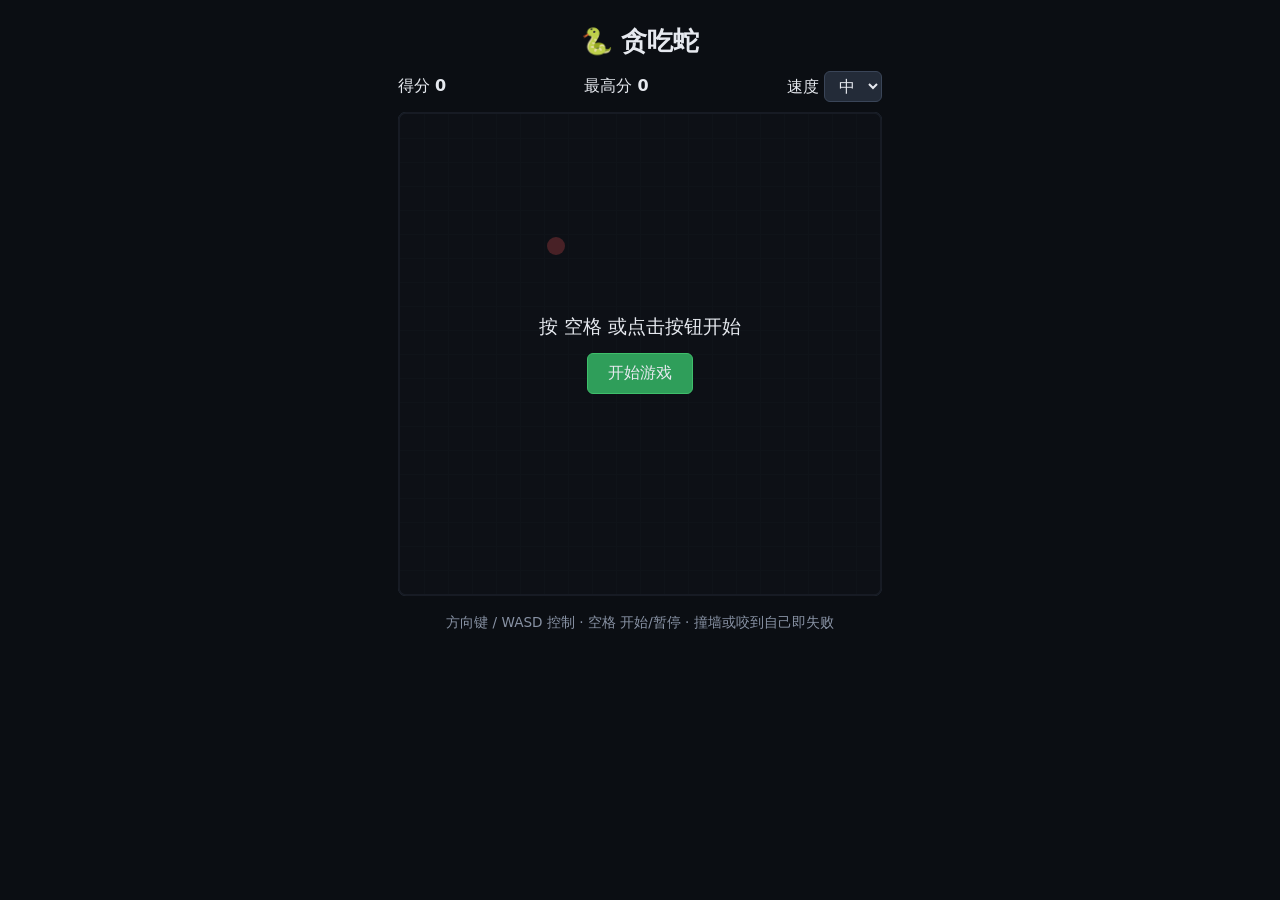
<file: snake-game/index.html>
<!DOCTYPE html>
<html lang="zh-CN">
<head>
  <meta charset="UTF-8">
  <meta name="viewport" content="width=device-width, initial-scale=1">
  <title>贪吃蛇</title>
  <link rel="stylesheet" href="style.css">
</head>
<body>
  <main>
    <h1>🐍 贪吃蛇</h1>
    <div class="bar">
      <span>得分 <b id="score">0</b></span>
      <span>最高分 <b id="best">0</b></span>
      <label>速度
        <select id="speed">
          <option value="170">慢</option>
          <option value="120" selected>中</option>
          <option value="75">快</option>
        </select>
      </label>
    </div>
    <div class="board-wrap">
      <canvas id="board"></canvas>
      <div id="overlay">
        <p id="overlay-msg"></p>
        <button id="start" type="button">开始游戏</button>
      </div>
    </div>
    <div class="pad" aria-label="方向按钮">
      <button type="button" data-dir="up">▲</button>
      <button type="button" data-dir="left">◀</button>
      <button type="button" data-dir="down">▼</button>
      <button type="button" data-dir="right">▶</button>
    </div>
    <p class="hint">方向键 / WASD 控制 · 空格 开始/暂停 · 撞墙或咬到自己即失败</p>
  </main>
  <script src="snake-logic.js"></script>
  <script src="game.js"></script>
</body>
</html>
</file>
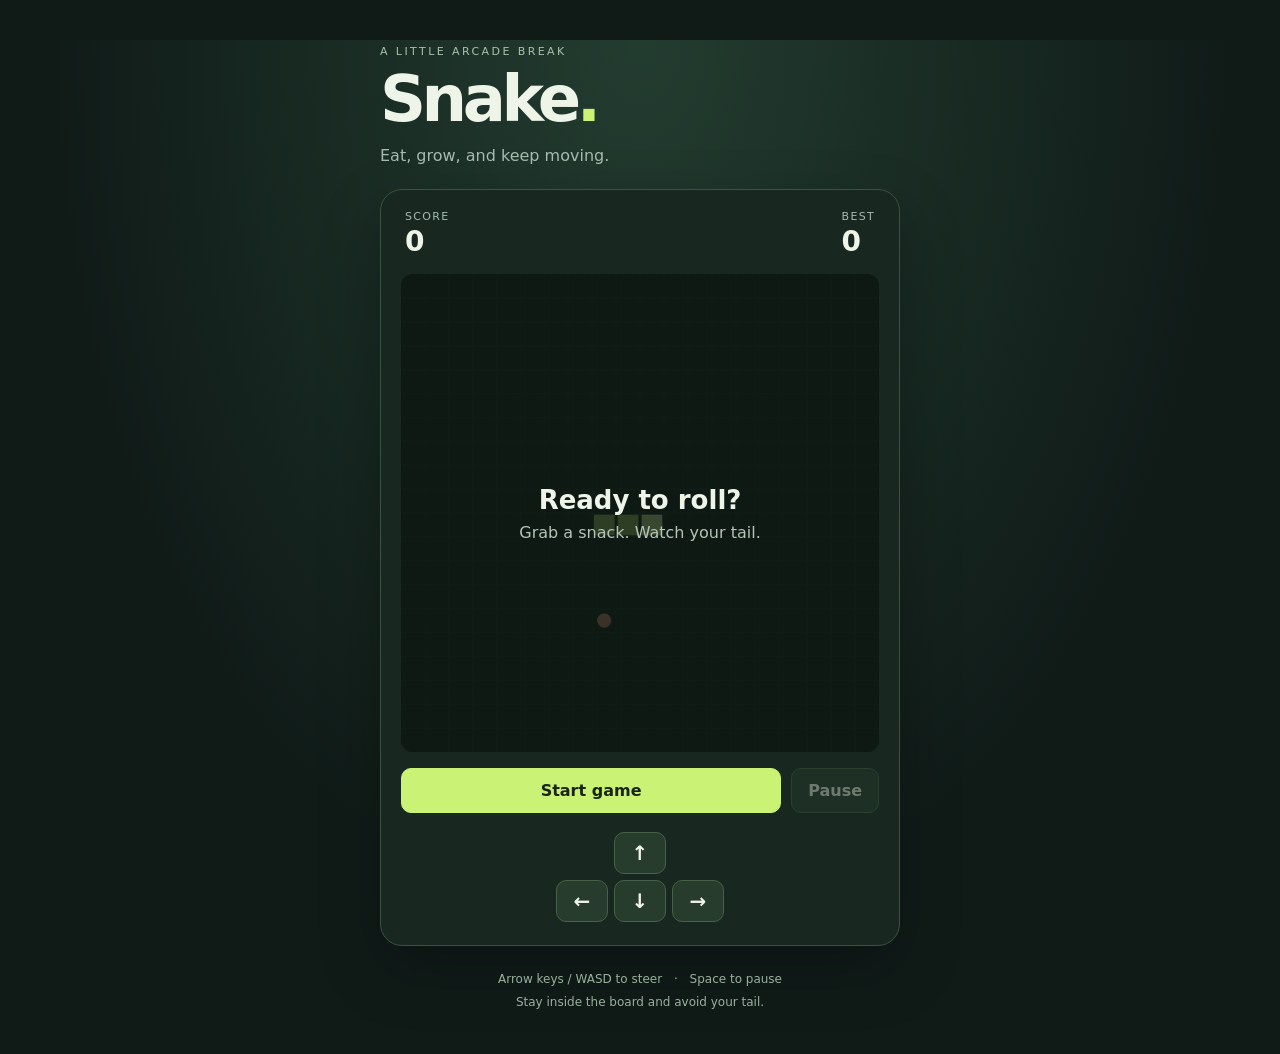
<file: snake/index.html>
<!doctype html>
<html lang="en">
<head>
  <meta charset="utf-8">
  <meta name="viewport" content="width=device-width, initial-scale=1">
  <title>Snake — a little arcade break</title>
  <link rel="stylesheet" href="style.css">
</head>
<body>
  <main>
    <header><span class="eyebrow">A LITTLE ARCADE BREAK</span><h1>Snake<span>.</span></h1>
      <p>Eat, grow, and keep moving.</p></header>
    <section class="game" aria-label="Snake game">
      <div class="stats"><div>SCORE <strong id="score">0</strong></div><div>BEST <strong id="best">0</strong></div></div>
      <div class="board">
        <canvas id="board" width="600" height="600" aria-label="Snake playing field. Use arrow keys or W A S D to move."></canvas>
        <div id="overlay"><h2 id="title">Ready to roll?</h2><p id="message">Grab a snack. Watch your tail.</p></div>
      </div>
      <p id="status" class="sr-only" role="status" aria-live="polite">Ready to play</p>
      <div class="actions"><button id="start">Start game</button><button id="pause" disabled>Pause</button></div>
      <div class="direction-pad" aria-label="Direction controls">
        <button data-direction="up" aria-label="Move up">↑</button>
        <div><button data-direction="left" aria-label="Move left">←</button><button data-direction="down" aria-label="Move down">↓</button><button data-direction="right" aria-label="Move right">→</button></div>
      </div>
    </section>
    <footer>Arrow keys / WASD to steer <span>·</span> Space to pause<br>Stay inside the board and avoid your tail.</footer>
  </main>
  <script type="module" src="app.mjs"></script>
</body>
</html>
</file>
<file: snake-game/style.css>
* { box-sizing: border-box; }
body {
  margin: 0;
  min-height: 100vh;
  display: flex;
  justify-content: center;
  background: #0b0e13;
  color: #e6e9ef;
  font-family: system-ui, -apple-system, "Segoe UI", "PingFang SC", "Microsoft YaHei", sans-serif;
}
main { padding: 16px; text-align: center; }
h1 { margin: 8px 0 12px; font-size: 1.6rem; }
.bar {
  display: flex;
  justify-content: space-between;
  align-items: center;
  gap: 12px;
  margin-bottom: 10px;
}
select, button {
  font: inherit;
  color: inherit;
  background: #232b38;
  border: 1px solid #3a4558;
  border-radius: 6px;
  padding: 4px 10px;
}
button { cursor: pointer; }
button:hover { background: #2d3748; }
.board-wrap { position: relative; display: inline-block; line-height: 0; }
canvas {
  max-width: 100%;
  height: auto;
  border: 2px solid #3a4558;
  border-radius: 8px;
  touch-action: none;
}
#overlay {
  position: absolute;
  inset: 0;
  display: flex;
  flex-direction: column;
  align-items: center;
  justify-content: center;
  gap: 12px;
  line-height: 1.4;
  background: rgba(11, 14, 19, 0.75);
  border-radius: 8px;
}
#overlay[hidden] { display: none; }
#overlay p { margin: 0; font-size: 1.2rem; }
#overlay button { padding: 8px 20px; background: #2f9e5a; border-color: #3fbf6b; }
.pad {
  display: grid;
  grid-template-columns: repeat(4, 56px);
  gap: 8px;
  justify-content: center;
  margin-top: 12px;
}
.pad button { height: 44px; padding: 0; }
.hint { color: #8892a4; font-size: 0.85rem; }
@media (hover: hover) and (pointer: fine) {
  .pad { display: none; }
}
</file>
<file: snake/style.css>
:root { color-scheme: dark; font-family: system-ui, sans-serif; background: #101b18; color: #eef4e7; }
* { box-sizing: border-box; }
body { margin: 0; min-height: 100vh; background: radial-gradient(ellipse at top, #233c30, #101b18 65%); }
main { width: min(100% - 32px, 520px); margin: 40px auto; }
header { margin-bottom: 24px; }
.eyebrow { font-size: 11px; letter-spacing: .22em; color: #aac0ab; }
h1 { font-size: 64px; margin: 5px 0; letter-spacing: -.07em; line-height: 1.1; }
h1 span { color: #caf274; }
header p { color: #a7baaf; margin: 12px 0; }
.game { padding: 20px; border: 1px solid #3b5143; background: #182820; border-radius: 22px; box-shadow: 0 24px 60px #0004; }
.stats { display: flex; justify-content: space-between; font-size: 11px; letter-spacing: .12em; color: #a7baaf; padding: 0 4px 16px; }
.stats strong { display: block; color: #eef4e7; font-size: 28px; letter-spacing: 0; margin-top: 2px; }
.board { position: relative; border-radius: 12px; overflow: hidden; background: #0e1914; }
canvas { width: 100%; height: auto; display: block; }
#overlay { position: absolute; inset: 0; display: flex; flex-direction: column; align-items: center; justify-content: center; background: #0e1914cc; text-align: center; padding: 16px; pointer-events: none; }
#overlay[hidden] { display: none; }
h2 { font-size: 26px; margin: 0 0 8px; }
#overlay p { color: #b4c5b8; margin: 0; }
.actions { display: flex; gap: 10px; margin-top: 16px; }
button { border: 1px solid #486048; border-radius: 10px; font: inherit; font-weight: 650; padding: 12px 16px; background: #283c2d; color: #eef4e7; cursor: pointer; touch-action: manipulation; }
button:hover { filter: brightness(1.15); }
button:focus-visible { outline: 3px solid #fff; outline-offset: 3px; }
button:disabled { opacity: .4; cursor: default; }
#start { flex: 1; background: #caf274; color: #192414; border-color: #caf274; }
.direction-pad { text-align: center; margin-top: 16px; }
.direction-pad button { min-width: 52px; margin: 3px; font-size: 20px; padding: 8px; }
footer { text-align: center; font-size: 12px; line-height: 1.9; color: #9ab09f; margin-top: 22px; }
footer span { padding: 0 8px; }
.sr-only { position: absolute; width: 1px; height: 1px; padding: 0; overflow: hidden; clip: rect(0,0,0,0); white-space: nowrap; }
@media (max-width: 480px) { main { margin: 24px auto; } .game { padding: 12px; } h1 { font-size: 52px; } }
</file>
